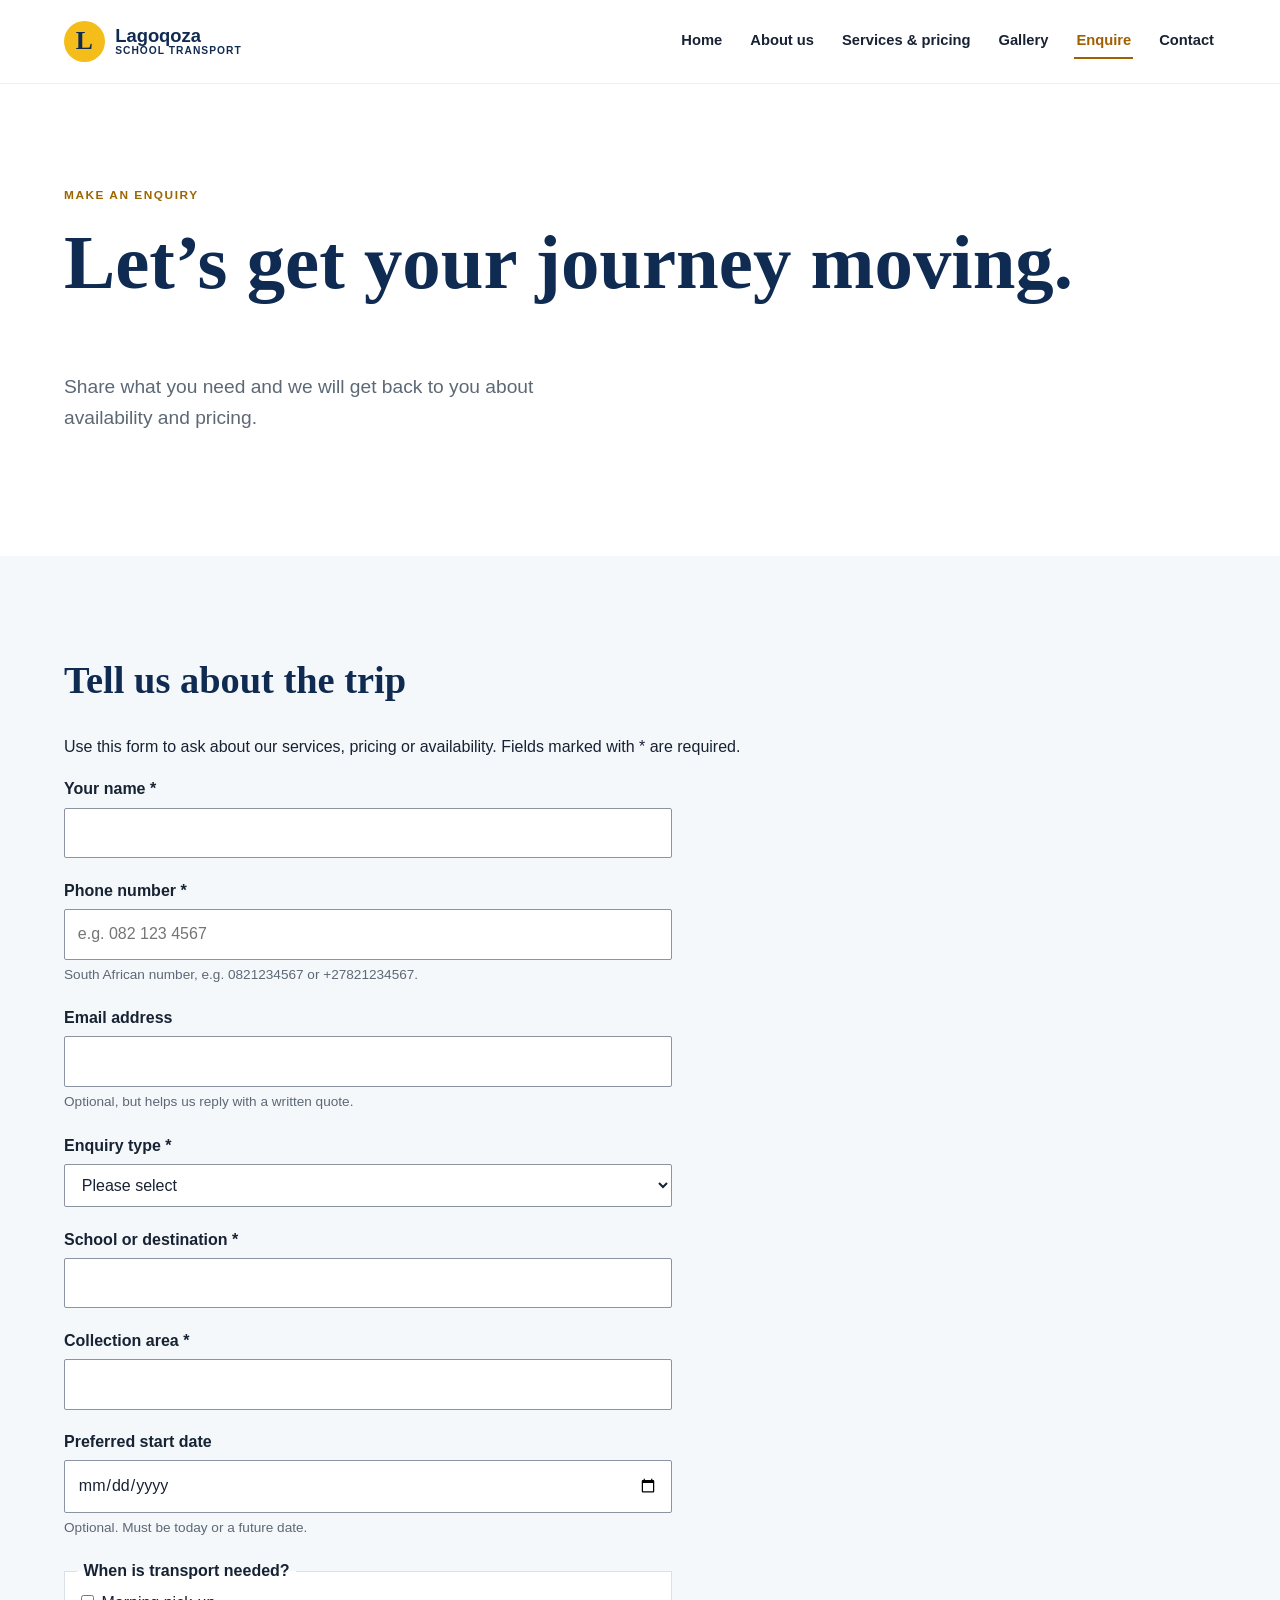
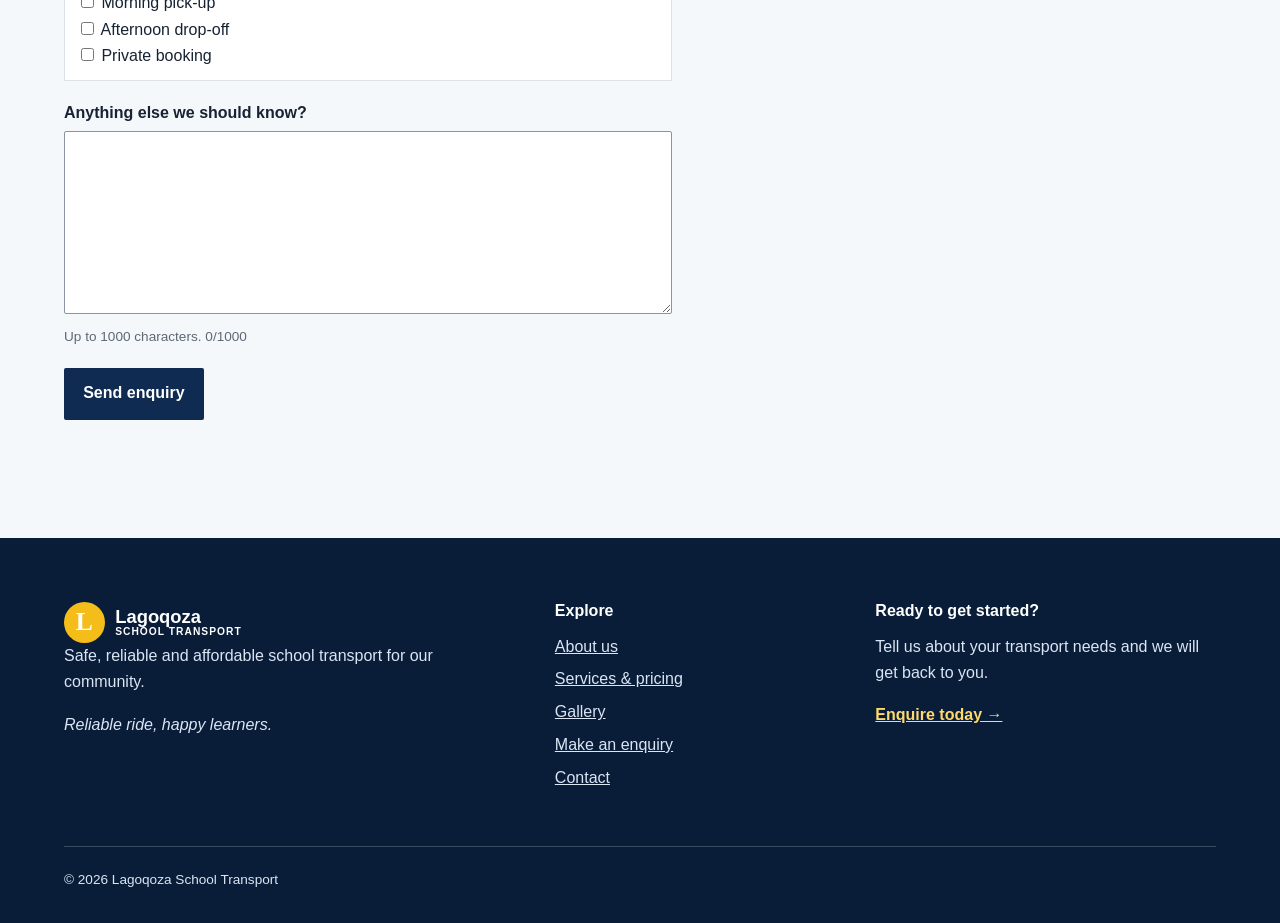
<file: enquiry.html>
<!doctype html>
<html lang="en-ZA">
<head>
  <meta charset="utf-8">
  <meta name="viewport" content="width=device-width, initial-scale=1">
  <meta http-equiv="Content-Security-Policy" content="default-src 'self'; script-src 'self' https://unpkg.com; style-src 'self' 'unsafe-inline' https://fonts.googleapis.com https://unpkg.com; font-src https://fonts.gstatic.com; img-src 'self' data: https://*.tile.openstreetmap.org https://unpkg.com; connect-src 'self' https://formspree.io; form-action 'self' https://formspree.io; base-uri 'self'; object-src 'none'">
  <meta name="referrer" content="strict-origin-when-cross-origin">
  <title>Enquire About School Transport | Lagoqoza School Transport</title>
  <meta name="description" content="Ask about school transport availability and pricing in Pretoria. Send a quick enquiry and Lagoqoza School Transport will respond about routes, availability and your quote.">
  <meta name="robots" content="index, follow">
  <link rel="canonical" href="https://YOUR-SITE-NAME.netlify.app/enquiry.html">
  <meta property="og:type" content="website">
  <meta property="og:site_name" content="Lagoqoza School Transport">
  <meta property="og:title" content="Enquire About School Transport | Lagoqoza School Transport">
  <meta property="og:description" content="Ask about school transport availability and pricing in Pretoria. Send a quick enquiry and Lagoqoza School Transport will respond about routes, availability and your quote.">
  <meta property="og:url" content="https://YOUR-SITE-NAME.netlify.app/enquiry.html">
  <meta property="og:image" content="https://YOUR-SITE-NAME.netlify.app/images/bus.svg">
  <meta name="twitter:card" content="summary_large_image">
  <meta name="theme-color" content="#102b52">
  <link rel="icon" href="images/bus.svg" type="image/svg+xml">
  <link rel="preconnect" href="https://fonts.googleapis.com">
  <link rel="preconnect" href="https://fonts.gstatic.com" crossorigin>
  <link rel="stylesheet" href="https://fonts.googleapis.com/css2?family=DM+Sans:wght@400;500;600;700&family=Playfair+Display:wght@600;700&display=swap">
  <link rel="stylesheet" href="newcss.css">
  <script src="newjavascript.js" defer></script>
</head>
<body>
  <a class="skip-link" href="#main">Skip to content</a>

  <header class="site-header">
    <a class="brand" href="index.html" aria-label="Lagoqoza School Transport home">
      <span class="brand-mark" aria-hidden="true">L</span>
      <span>
        Lagoqoza
        <small>School Transport</small>
      </span>
    </a>
    <button class="menu-toggle" aria-expanded="false" aria-controls="site-nav">Menu</button>

    <nav id="site-nav" aria-label="Main navigation">
      <a href="index.html">Home</a>
      <a href="about.html">About us</a>
      <a href="services.html">Services &amp; pricing</a>
      <a href="gallery.html">Gallery</a>
      <a class="active" aria-current="page" href="enquiry.html">Enquire</a>
      <a href="contact.html">Contact</a>
    </nav>
  </header>

  <main id="main">

    <section class="section reveal">
      <p class="eyebrow">Make an enquiry</p>
      <h1>Let’s get your journey moving.</h1>
      <p class="lead">Share what you need and we will get back to you about availability and pricing.</p>
    </section>

    <section class="section section-tint">
      <h2>Tell us about the trip</h2>
      <p>Use this form to ask about our services, pricing or availability. Fields marked with * are required.</p>

      <form id="enquiry-form" action="https://formspree.io/f/YOUR_FORM_ID" method="POST" novalidate>
        <div class="field">
          <label for="name">Your name *</label>
          <input type="text" id="name" name="name" autocomplete="name" minlength="2" maxlength="60" required aria-describedby="name-error">
          
          <span class="error" id="name-error" role="alert"></span>
        </div>
        <div class="field">
          <label for="phone">Phone number *</label>
          <input type="tel" id="phone" name="phone" autocomplete="tel" inputmode="tel" placeholder="e.g. 082 123 4567" required aria-describedby="phone-hint phone-error">
          <small class="hint" id="phone-hint">South African number, e.g. 0821234567 or +27821234567.</small>
          <span class="error" id="phone-error" role="alert"></span>
        </div>
        <div class="field">
          <label for="email">Email address</label>
          <input type="email" id="email" name="email" autocomplete="email" aria-describedby="email-error">
          <small class="hint" id="email-hint">Optional, but helps us reply with a written quote.</small>
          <span class="error" id="email-error" role="alert"></span>
        </div>
        <div class="field">
          <label for="type">Enquiry type *</label>
          <select id="type" name="type" required aria-describedby="type-error"><option value="">Please select</option><option value="daily">Daily school transport</option><option value="private">Private booking</option><option value="general">General question</option></select>
          
          <span class="error" id="type-error" role="alert"></span>
        </div>
        <div class="field">
          <label for="school">School or destination *</label>
          <input type="text" id="school" name="school" minlength="2" maxlength="80" required aria-describedby="school-error">
          
          <span class="error" id="school-error" role="alert"></span>
        </div>
        <div class="field">
          <label for="area">Collection area *</label>
          <input type="text" id="area" name="area" minlength="2" maxlength="80" required aria-describedby="area-error">
          
          <span class="error" id="area-error" role="alert"></span>
        </div>
        <div class="field">
          <label for="startdate">Preferred start date</label>
          <input type="date" id="startdate" name="startdate" aria-describedby="startdate-error">
          <small class="hint" id="startdate-hint">Optional. Must be today or a future date.</small>
          <span class="error" id="startdate-error" role="alert"></span>
        </div>
        <fieldset id="timing-fieldset">
          <legend>When is transport needed?</legend>
          <label><input type="checkbox" name="morning"> Morning pick-up</label><br>
          <label><input type="checkbox" name="afternoon"> Afternoon drop-off</label><br>
          <label><input type="checkbox" name="privateBooking"> Private booking</label>
          <span class="error" id="timing-error" role="alert"></span>
        </fieldset>
        <div class="field">
          <label for="message">Anything else we should know?</label>
          <textarea id="message" name="message" rows="6" maxlength="1000" aria-describedby="message-hint message-error"></textarea>
          <small class="hint" id="message-hint">Up to 1000 characters. <span id="message-count">0</span>/1000</small>
          <span class="error" id="message-error" role="alert"></span>
        </div>
        <button class="button button-primary" type="submit" id="enquiry-submit">Send enquiry</button>
        <p id="form-message" class="form-message" role="status" aria-live="polite" tabindex="-1"></p>
      </form>

      <div id="enquiry-response" class="response-card" hidden></div>
    </section>

  </main>

  <footer class="site-footer">
    <div>
      <a class="brand footer-brand" href="index.html">
        <span class="brand-mark" aria-hidden="true">L</span>
        <span>
          Lagoqoza
          <small>School Transport</small>
        </span>
      </a>
      <p>Safe, reliable and affordable school transport for our community.</p>
      <p><em>Reliable ride, happy learners.</em></p>
    </div>

    <div>
      <h2>Explore</h2>
      <a href="about.html">About us</a>
      <a href="services.html">Services &amp; pricing</a>
      <a href="gallery.html">Gallery</a>
      <a href="enquiry.html">Make an enquiry</a>
      <a href="contact.html">Contact</a>
    </div>

    <div>
      <h2>Ready to get started?</h2>
      <p>Tell us about your transport needs and we will get back to you.</p>
      <a class="footer-cta" href="enquiry.html">Enquire today →</a>
    </div>

    <p class="copyright">
      © <span data-year></span> Lagoqoza School Transport
    </p>
  </footer>
</body>
</html>
</file>
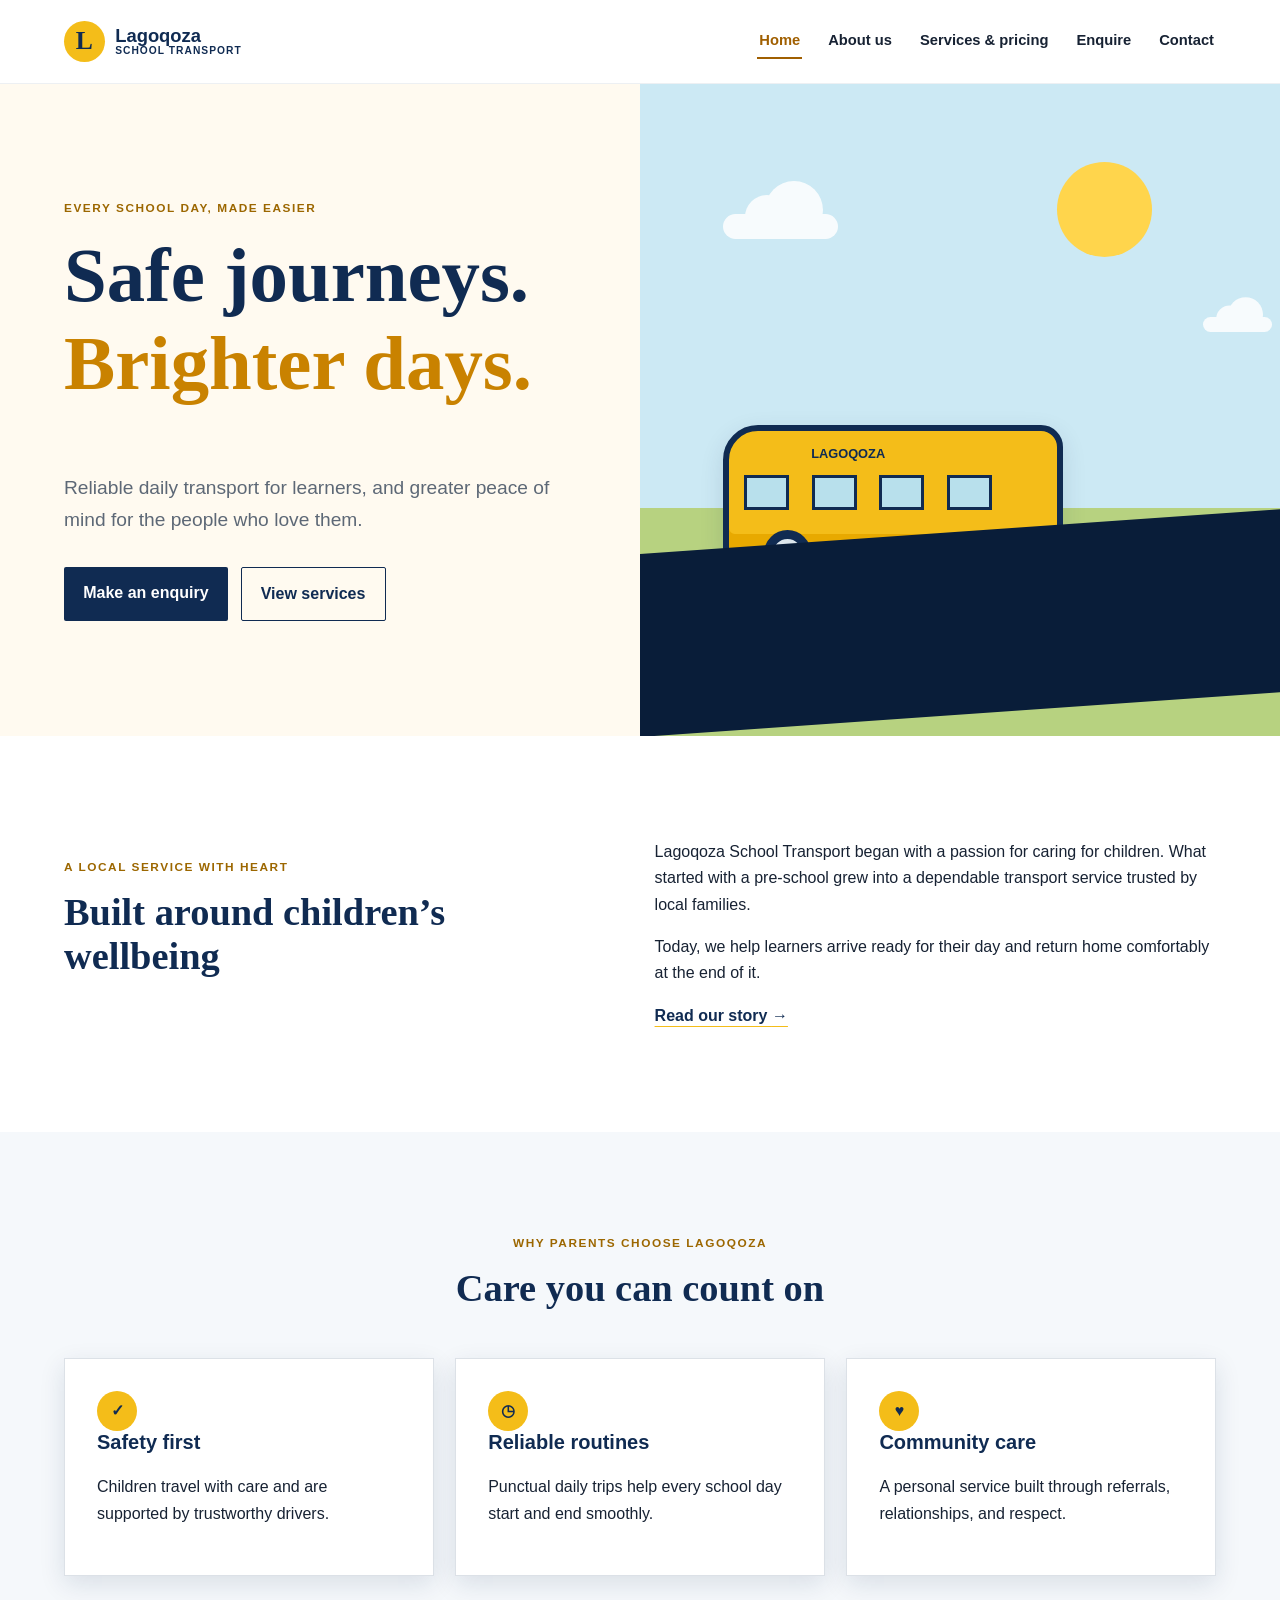
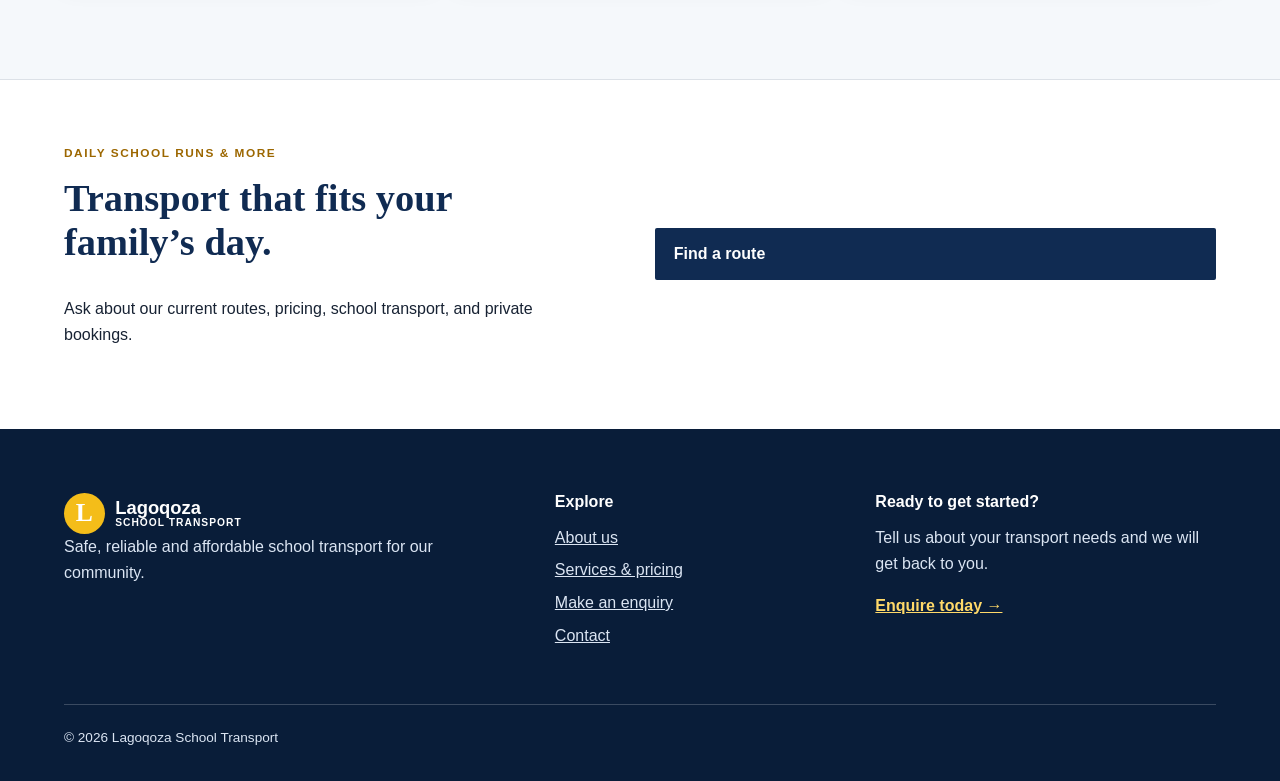
<file: LagoqozaTransportServices.html>
<!doctype html>
<html lang="en">
<head>
  <meta charset="utf-8">
    <meta name="robots" content="noindex, follow">
  <link rel="canonical" href="https://YOUR-SITE-NAME.netlify.app/">
  <meta name="viewport" content="width=device-width, initial-scale=1">
  <meta name="description" content="Safe, reliable school transport for local families.">
  <title>Lagoqoza School Transport | Safe school runs</title>
<link rel="stylesheet" href="newcss.css">
<script src="newjavascript.js" defer></script>
</head>

<body>
  <a class="skip-link" href="#main">Skip to content</a>

  <header class="site-header">
    <a class="brand" href="index.html" aria-label="Lagoqoza School Transport home">
      <span class="brand-mark" aria-hidden="true">L</span>
      <span>
        Lagoqoza
        <small>School Transport</small>
      </span>
    </a>

    <button class="menu-toggle" aria-expanded="false" aria-controls="site-nav">
      Menu
    </button>

    <nav id="site-nav" aria-label="Main navigation">
      <a class="active" href="index.html">Home</a>
      <a href="about.html">About us</a>
      <a href="services.html">Services &amp; pricing</a>
      <a href="enquiry.html">Enquire</a>
      <a href="contact.html">Contact</a>
    </nav>
  </header>

  <main id="main">
    <section class="hero">
      <div class="hero-copy">
        <p class="eyebrow">Every school day, made easier</p>

        <h1>
          Safe journeys.
          <span>Brighter days.</span>
        </h1>

        <p class="lead">
          Reliable daily transport for learners, and greater peace of mind
          for the people who love them.
        </p>

        <div class="button-row">
          <a class="button button-primary" href="enquiry.html">Make an enquiry</a>
          <a class="button button-quiet" href="services.html">View services</a>
        </div>
      </div>

      <div class="hero-art" role="img"
           aria-label="Illustration of a yellow school transport minibus">
        <div class="sun"></div>
        <div class="cloud cloud-one"></div>
        <div class="cloud cloud-two"></div>

        <div class="bus">
          <span class="bus-sign">LAGOQOZA</span>
          <i></i>
          <i></i>
          <i></i>
          <i></i>
          <b></b>
          <b></b>
        </div>

        <div class="road"></div>
      </div>
    </section>

    <section class="section intro-grid">
      <div>
        <p class="eyebrow">A local service with heart</p>
        <h2>Built around children’s wellbeing</h2>
      </div>

      <div>
        <p>
          Lagoqoza School Transport began with a passion for caring for
          children. What started with a pre-school grew into a dependable
          transport service trusted by local families.
        </p>

        <p>
          Today, we help learners arrive ready for their day and return home
          comfortably at the end of it.
        </p>

        <a class="text-link" href="about.html">
          Read our story <span aria-hidden="true">→</span>
        </a>
      </div>
    </section>

    <section class="section section-tint">
      <p class="eyebrow centered">Why parents choose Lagoqoza</p>
      <h2 class="centered">Care you can count on</h2>

      <div class="cards three-up">
        <article class="card">
          <div class="icon">✓</div>
          <h3>Safety first</h3>
          <p>Children travel with care and are supported by trustworthy drivers.</p>
        </article>

        <article class="card">
          <div class="icon">◷</div>
          <h3>Reliable routines</h3>
          <p>Punctual daily trips help every school day start and end smoothly.</p>
        </article>

        <article class="card">
          <div class="icon">♥</div>
          <h3>Community care</h3>
          <p>A personal service built through referrals, relationships, and respect.</p>
        </article>
      </div>
    </section>

    <section class="section route-banner">
      <div>
        <p class="eyebrow">Daily school runs &amp; more</p>
        <h2>Transport that fits your family’s day.</h2>
        <p>
          Ask about our current routes, pricing, school transport, and private bookings.
        </p>
      </div>

      <a class="button button-primary" href="enquiry.html">Find a route</a>
    </section>
  </main>

  <footer class="site-footer">
    <div>
      <a class="brand footer-brand" href="index.html">
        <span class="brand-mark">L</span>
        <span>
          Lagoqoza
          <small>School Transport</small>
        </span>
      </a>

      <p>Safe, reliable and affordable school transport for our community.</p>
    </div>

    <div>
      <h2>Explore</h2>
      <a href="about.html">About us</a>
      <a href="services.html">Services &amp; pricing</a>
      <a href="enquiry.html">Make an enquiry</a>
      <a href="contact.html">Contact</a>
    </div>

    <div>
      <h2>Ready to get started?</h2>
      <p>Tell us about your transport needs and we will get back to you.</p>
      <a class="footer-cta" href="enquiry.html">Enquire today →</a>
    </div>

    <p class="copyright">
      © <span data-year></span> Lagoqoza School Transport
    </p>
  </footer>
</body>
</html>
</file>
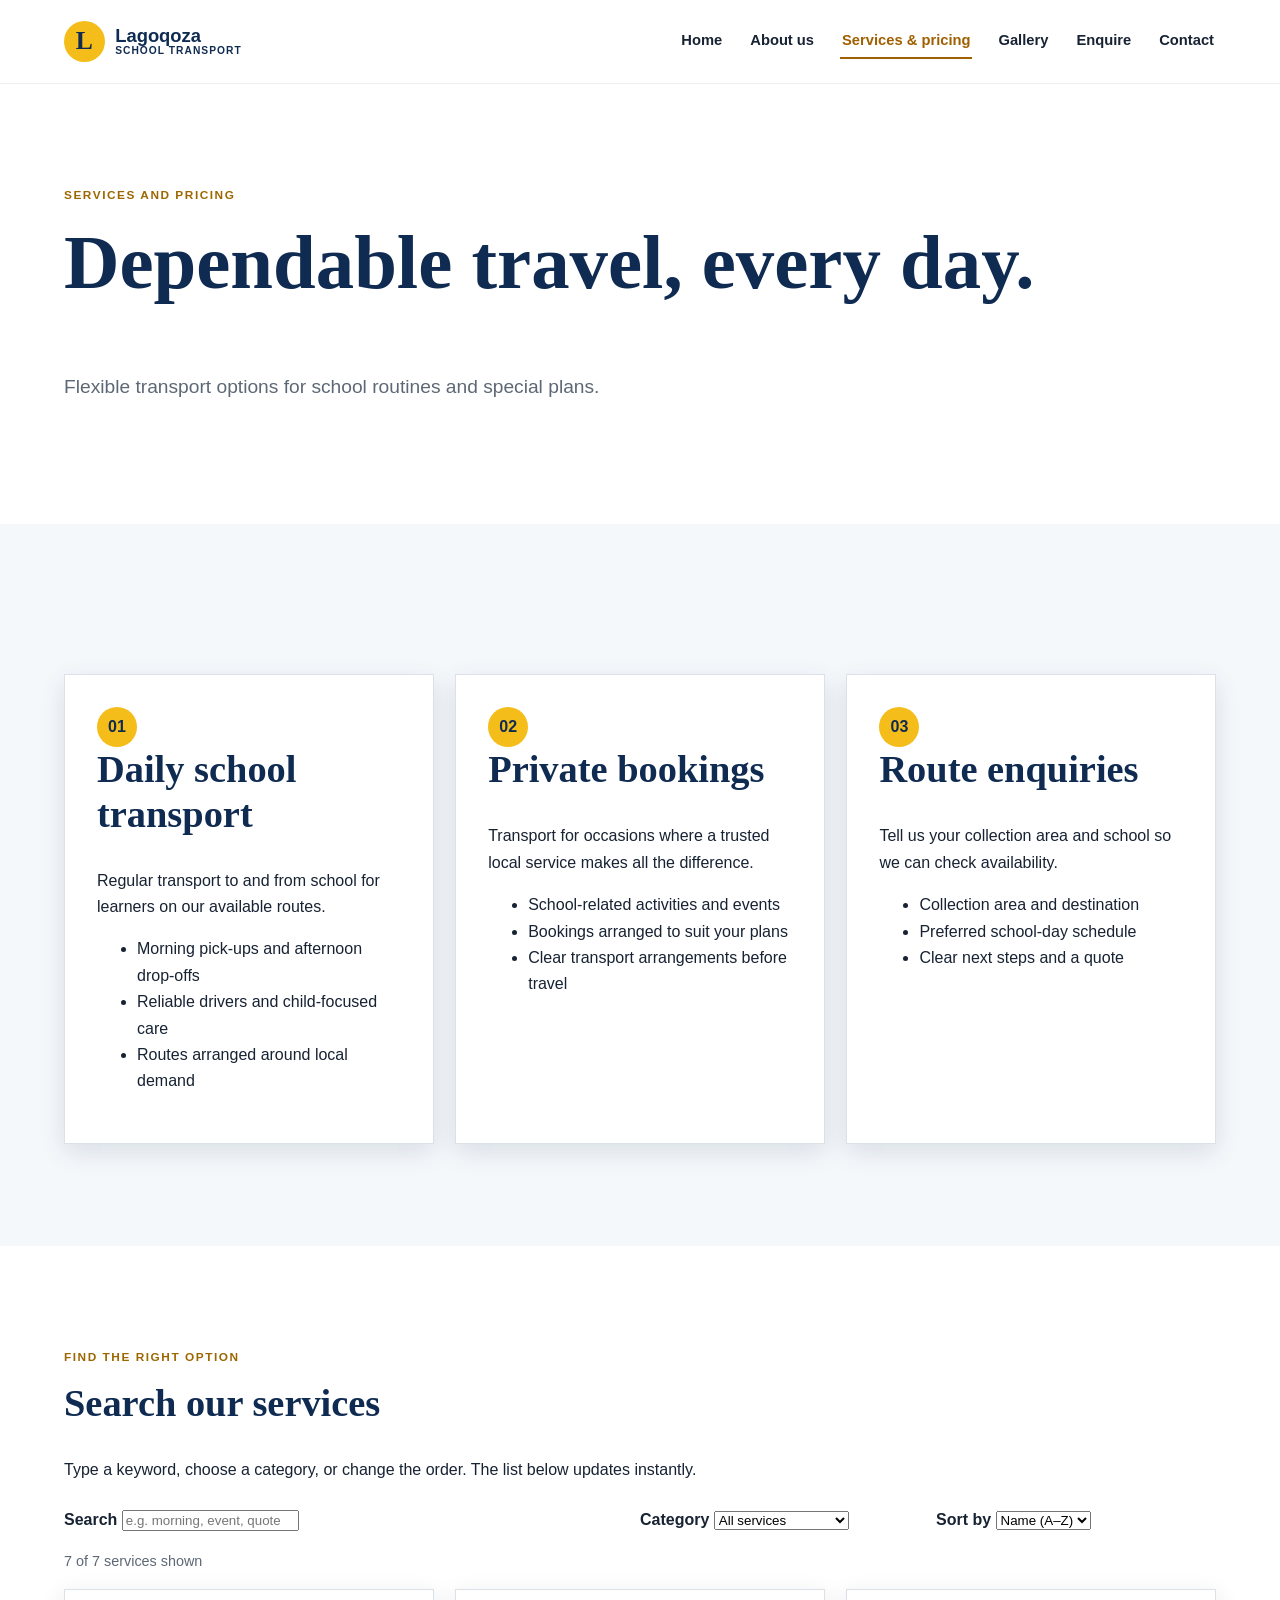
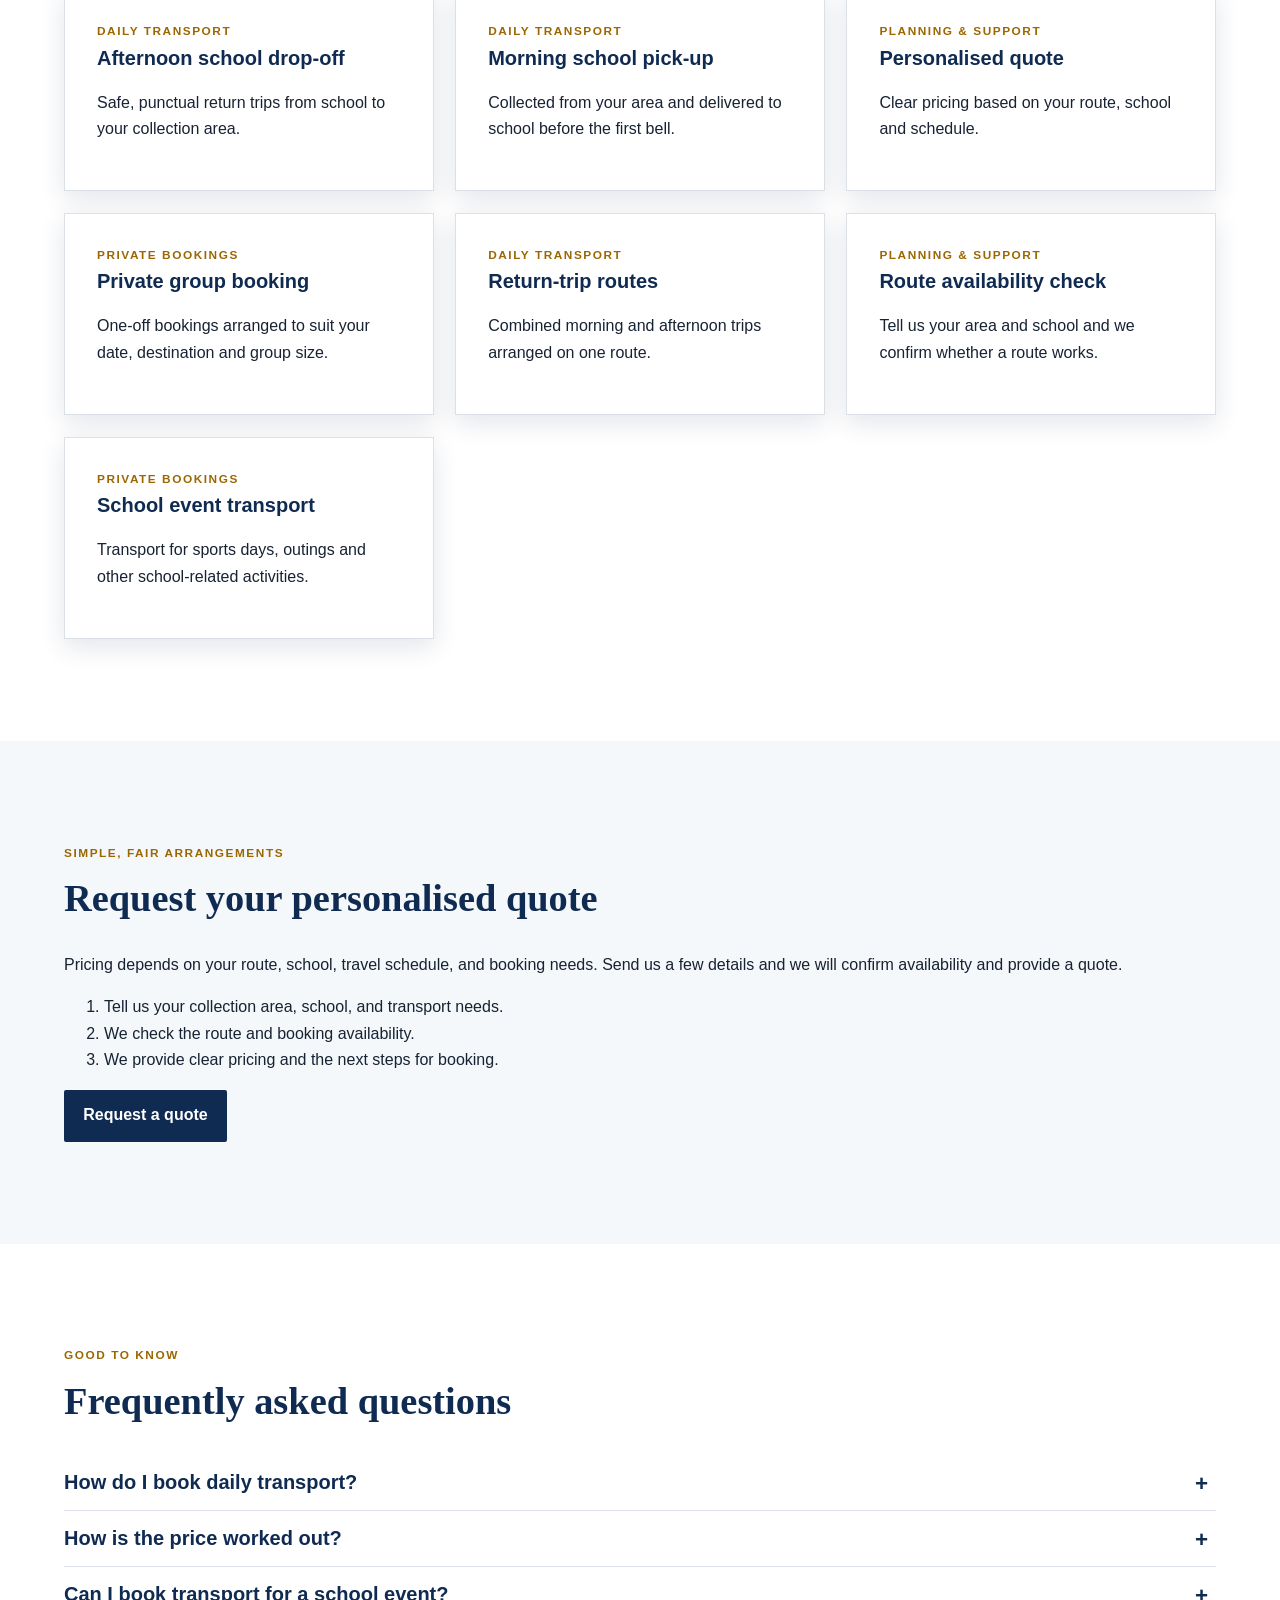
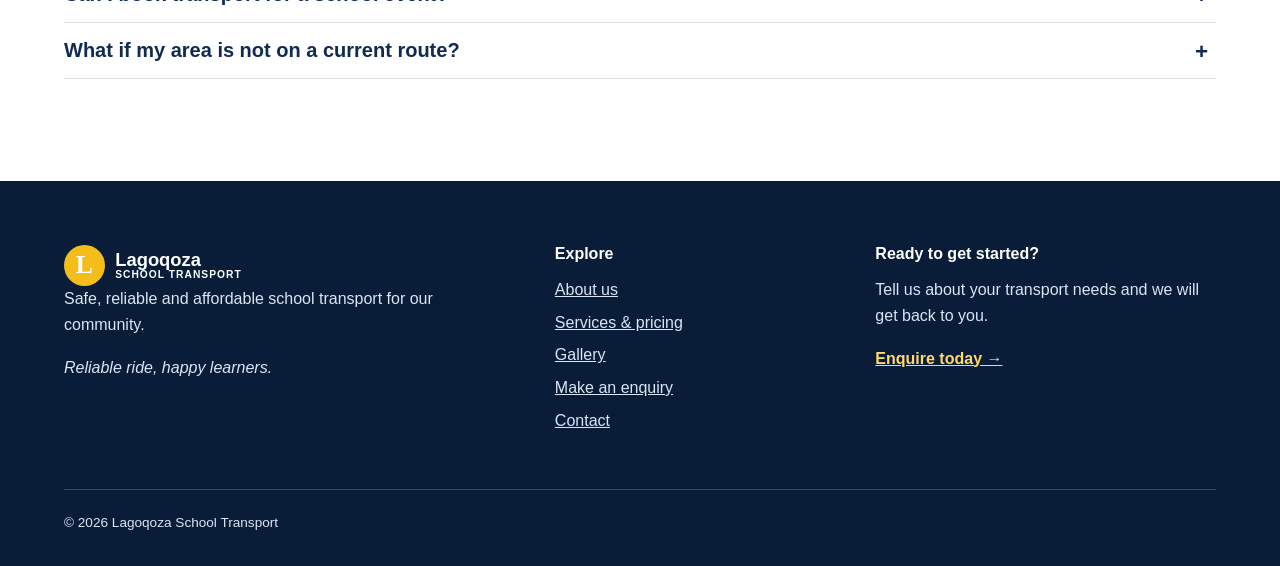
<file: services.html>
<!doctype html>
<html lang="en-ZA">
<head>
  <meta charset="utf-8">
  <meta name="viewport" content="width=device-width, initial-scale=1">
  <meta http-equiv="Content-Security-Policy" content="default-src 'self'; script-src 'self' https://unpkg.com; style-src 'self' 'unsafe-inline' https://fonts.googleapis.com https://unpkg.com; font-src https://fonts.gstatic.com; img-src 'self' data: https://*.tile.openstreetmap.org https://unpkg.com; connect-src 'self' https://formspree.io; form-action 'self' https://formspree.io; base-uri 'self'; object-src 'none'">
  <meta name="referrer" content="strict-origin-when-cross-origin">
  <title>School Transport Services & Pricing in Pretoria | Lagoqoza</title>
  <meta name="description" content="Daily school transport, private bookings and route enquiries in Pretoria. Search our services and request a personalised quote from Lagoqoza School Transport.">
  <meta name="robots" content="index, follow">
  <link rel="canonical" href="https://YOUR-SITE-NAME.netlify.app/services.html">
  <meta property="og:type" content="website">
  <meta property="og:site_name" content="Lagoqoza School Transport">
  <meta property="og:title" content="School Transport Services & Pricing in Pretoria | Lagoqoza">
  <meta property="og:description" content="Daily school transport, private bookings and route enquiries in Pretoria. Search our services and request a personalised quote from Lagoqoza School Transport.">
  <meta property="og:url" content="https://YOUR-SITE-NAME.netlify.app/services.html">
  <meta property="og:image" content="https://YOUR-SITE-NAME.netlify.app/images/bus.svg">
  <meta name="twitter:card" content="summary_large_image">
  <meta name="theme-color" content="#102b52">
  <link rel="icon" href="images/bus.svg" type="image/svg+xml">
  <link rel="preconnect" href="https://fonts.googleapis.com">
  <link rel="preconnect" href="https://fonts.gstatic.com" crossorigin>
  <link rel="stylesheet" href="https://fonts.googleapis.com/css2?family=DM+Sans:wght@400;500;600;700&family=Playfair+Display:wght@600;700&display=swap">
  <link rel="stylesheet" href="newcss.css">
  <script src="newjavascript.js" defer></script>
</head>
<body>
  <a class="skip-link" href="#main">Skip to content</a>

  <header class="site-header">
    <a class="brand" href="index.html" aria-label="Lagoqoza School Transport home">
      <span class="brand-mark" aria-hidden="true">L</span>
      <span>
        Lagoqoza
        <small>School Transport</small>
      </span>
    </a>
    <button class="menu-toggle" aria-expanded="false" aria-controls="site-nav">Menu</button>

    <nav id="site-nav" aria-label="Main navigation">
      <a href="index.html">Home</a>
      <a href="about.html">About us</a>
      <a class="active" aria-current="page" href="services.html">Services &amp; pricing</a>
      <a href="gallery.html">Gallery</a>
      <a href="enquiry.html">Enquire</a>
      <a href="contact.html">Contact</a>
    </nav>
  </header>

  <main id="main">

    <section class="section reveal">
      <p class="eyebrow">Services and pricing</p>
      <h1>Dependable travel, every day.</h1>
      <p class="lead">Flexible transport options for school routines and special plans.</p>
    </section>

    <section class="section section-tint reveal">
      <div class="cards three-up">
        <article class="card">
          <div class="icon" aria-hidden="true">01</div>
          <h2>Daily school transport</h2>
          <p>Regular transport to and from school for learners on our available routes.</p>
          <ul>
            <li>Morning pick-ups and afternoon drop-offs</li>
            <li>Reliable drivers and child-focused care</li>
            <li>Routes arranged around local demand</li>
          </ul>
        </article>
        <article class="card">
          <div class="icon" aria-hidden="true">02</div>
          <h2>Private bookings</h2>
          <p>Transport for occasions where a trusted local service makes all the difference.</p>
          <ul>
            <li>School-related activities and events</li>
            <li>Bookings arranged to suit your plans</li>
            <li>Clear transport arrangements before travel</li>
          </ul>
        </article>
        <article class="card">
          <div class="icon" aria-hidden="true">03</div>
          <h2>Route enquiries</h2>
          <p>Tell us your collection area and school so we can check availability.</p>
          <ul>
            <li>Collection area and destination</li>
            <li>Preferred school-day schedule</li>
            <li>Clear next steps and a quote</li>
          </ul>
        </article>
      </div>
    </section>

    <section class="section reveal" id="service-finder">
      <p class="eyebrow">Find the right option</p>
      <h2>Search our services</h2>
      <p>Type a keyword, choose a category, or change the order. The list below updates instantly.</p>

      <div class="finder-controls">
        <label>Search
          <input type="search" id="service-search" placeholder="e.g. morning, event, quote" autocomplete="off">
        </label>
        <label>Category
          <select id="service-filter">
            <option value="all">All services</option>
            <option value="daily">Daily transport</option>
            <option value="private">Private bookings</option>
            <option value="support">Planning &amp; support</option>
          </select>
        </label>
        <label>Sort by
          <select id="service-sort">
            <option value="name-asc">Name (A–Z)</option>
            <option value="name-desc">Name (Z–A)</option>
            <option value="category">Category</option>
          </select>
        </label>
      </div>

      <p id="service-count" class="muted" aria-live="polite"></p>
      <div id="service-list" class="cards service-results" aria-live="polite">
        <noscript><p>Please enable JavaScript to search our services, or <a href="enquiry.html">send us an enquiry</a>.</p></noscript>
      </div>
    </section>

    <section class="section section-tint reveal">
      <p class="eyebrow">Simple, fair arrangements</p>
      <h2>Request your personalised quote</h2>
      <p>Pricing depends on your route, school, travel schedule, and booking needs. Send us a few details and we will confirm availability and provide a quote.</p>
      <ol>
        <li>Tell us your collection area, school, and transport needs.</li>
        <li>We check the route and booking availability.</li>
        <li>We provide clear pricing and the next steps for booking.</li>
      </ol>
      <a class="button button-primary" href="enquiry.html">Request a quote</a>
    </section>

    <section class="section reveal" id="faq">
      <p class="eyebrow">Good to know</p>
      <h2>Frequently asked questions</h2>
      <div class="accordion">
        <h3><button class="accordion-trigger" aria-expanded="false" aria-controls="faq-1" id="faq-btn-1">How do I book daily transport?</button></h3>
        <div class="accordion-panel" id="faq-1" role="region" aria-labelledby="faq-btn-1" hidden>
          <p>Complete our <a href="enquiry.html">enquiry form</a> with your collection area, school and the times you need. We check the route and reply with availability and a quote.</p>
        </div>
        <h3><button class="accordion-trigger" aria-expanded="false" aria-controls="faq-2" id="faq-btn-2">How is the price worked out?</button></h3>
        <div class="accordion-panel" id="faq-2" role="region" aria-labelledby="faq-btn-2" hidden>
          <p>Pricing depends on the route, the school, how many trips you need each day and the booking length. That is why each family receives a personalised quote.</p>
        </div>
        <h3><button class="accordion-trigger" aria-expanded="false" aria-controls="faq-3" id="faq-btn-3">Can I book transport for a school event?</button></h3>
        <div class="accordion-panel" id="faq-3" role="region" aria-labelledby="faq-btn-3" hidden>
          <p>Yes. Choose “Private booking” on the enquiry form and tell us the date, destination and number of learners.</p>
        </div>
        <h3><button class="accordion-trigger" aria-expanded="false" aria-controls="faq-4" id="faq-btn-4">What if my area is not on a current route?</button></h3>
        <div class="accordion-panel" id="faq-4" role="region" aria-labelledby="faq-btn-4" hidden>
          <p>Routes are arranged around local demand. Send an enquiry anyway; we will tell you whether we can add your area.</p>
        </div>
      </div>
    </section>

  </main>

  <footer class="site-footer">
    <div>
      <a class="brand footer-brand" href="index.html">
        <span class="brand-mark" aria-hidden="true">L</span>
        <span>
          Lagoqoza
          <small>School Transport</small>
        </span>
      </a>
      <p>Safe, reliable and affordable school transport for our community.</p>
      <p><em>Reliable ride, happy learners.</em></p>
    </div>

    <div>
      <h2>Explore</h2>
      <a href="about.html">About us</a>
      <a href="services.html">Services &amp; pricing</a>
      <a href="gallery.html">Gallery</a>
      <a href="enquiry.html">Make an enquiry</a>
      <a href="contact.html">Contact</a>
    </div>

    <div>
      <h2>Ready to get started?</h2>
      <p>Tell us about your transport needs and we will get back to you.</p>
      <a class="footer-cta" href="enquiry.html">Enquire today →</a>
    </div>

    <p class="copyright">
      © <span data-year></span> Lagoqoza School Transport
    </p>
  </footer>
</body>
</html>
</file>
<file: newcss.css>
:root {
  --navy: #102b52;
  --navy-deep: #091d39;
  --yellow: #f4bd19;
  --cream: #fffaf0;
  --ink: #172233;
  --muted: #5d6876;
  --line: #dce1e7;
  --white: #ffffff;
  --shadow: 0 8px 24px rgba(16, 43, 82, 0.12);
}

* {
  box-sizing: border-box;
}

html {
  scroll-behavior: smooth;
}

body {
  margin: 0;
  color: var(--ink);
  font-family: "DM Sans", Arial, sans-serif;
  font-size: 16px;
  line-height: 1.65;
  background: var(--white);
}

h1, h2, h3, p {
  margin-top: 0;
}

h1, h2, h3 {
  color: var(--navy);
  line-height: 1.15;
}

h1, h2 {
  font-family: "Playfair Display", Georgia, serif;
}

h1 {
  font-size: clamp(2.6rem, 6vw, 5rem);
}

h2 {
  font-size: clamp(2rem, 3vw, 3.1rem);
}

h3 {
  font-size: 1.25rem;
}

a {
  color: inherit;
}

@media (prefers-reduced-motion: reduce) {
  html { scroll-behavior: auto; }
  * { transition: none !important; }
}

.skip-link {
  position: absolute;
  left: -999px;
}

.skip-link:focus {
  left: 1rem;
  top: 1rem;
  z-index: 10;
  background: white;
  padding: 0.5rem;
}

.site-header {
  min-height: 84px;
  display: flex;
  align-items: center;
  gap: 2rem;
  padding: 1rem 5%;
  background: white;
  border-bottom: 1px solid #edf0f3;
}

.brand {
  display: inline-flex;
  align-items: center;
  gap: 0.65rem;
  color: var(--navy);
  text-decoration: none;
  font-size: 1.15rem;
  font-weight: 700;
  line-height: 1.05;
}

.brand small {
  display: block;
  font-size: 0.64rem;
  letter-spacing: 0.1em;
  text-transform: uppercase;
}

.brand-mark {
  display: grid;
  place-items: center;
  width: 2.55rem;
  height: 2.55rem;
  border-radius: 50%;
  background: var(--yellow);
  font-family: Georgia, serif;
  font-size: 1.6rem;
}

.site-header nav {
  display: flex;
  gap: 1.5rem;
  margin-left: auto;
}

.site-header nav a {
  padding: 4px 2px;
  font-size: 0.92rem;
  font-weight: 600;
  text-decoration: none;
  border-bottom: 2px solid transparent;
  transition: color 0.15s ease, border-color 0.15s ease;
}

.site-header nav a:hover,
.site-header nav .active {
  color: #a05f00;
  border-bottom-color: #a05f00;
}

.site-header nav a:focus-visible,
.brand:focus-visible,
.button:focus-visible,
.text-link:focus-visible,
.menu-toggle:focus-visible {
  outline: 3px solid var(--yellow);
  outline-offset: 2px;
}

.site-header nav a:active {
  color: #7a4900;
}

.menu-toggle {
  display: none;
  margin-left: auto;
  padding: 0.45rem 0.7rem;
  border: 1px solid var(--navy);
  background: white;
  color: var(--navy);
  font: inherit;
}

.menu-toggle:active {
  background: var(--cream);
}

.hero {
  min-height: 600px;
  display: grid;
  grid-template-columns: 1fr 1fr;
  overflow: hidden;
  background: var(--cream);
}

.hero-copy {
  max-width: 760px;
  margin-left: auto;
  padding: clamp(4rem, 9vw, 9rem) 10%;
}

.eyebrow {
  margin-bottom: 0.8rem;
  color: #9c6700;
  font-size: 0.74rem;
  font-weight: 700;
  letter-spacing: 0.13em;
  text-transform: uppercase;
}

.hero h1 span {
  display: block;
  color: #c98200;
}

.lead {
  max-width: 34rem;
  color: var(--muted);
  font-size: 1.2rem;
}

.button-row {
  display: flex;
  flex-wrap: wrap;
  gap: 0.8rem;
  margin-top: 2rem;
}

.button {
  display: inline-block;
  padding: 0.8rem 1.2rem;
  border-radius: 2px;
  font-weight: 700;
  text-decoration: none;
  transition: transform 0.15s ease, box-shadow 0.15s ease, background 0.15s ease;
}

.button-primary {
  background: var(--navy);
  color: white;
}

.button-primary:hover {
  background: #183e72;
  box-shadow: var(--shadow);
}

.button-primary:active {
  background: var(--navy-deep);
  transform: translateY(1px);
  box-shadow: none;
}

.button-quiet {
  border: 1px solid var(--navy);
  color: var(--navy);
}

.button-quiet:hover {
  background: var(--cream);
}

.button-quiet:active {
  background: var(--line);
}

.hero-art {
  position: relative;
  min-height: 430px;
  overflow: hidden;
  background: linear-gradient(#cce9f4 0 65%, #b7d280 65%);
}

.sun {
  position: absolute;
  top: 12%;
  right: 20%;
  width: 95px;
  height: 95px;
  border-radius: 50%;
  background: #ffd54c;
}

.cloud {
  position: absolute;
  width: 115px;
  height: 25px;
  border-radius: 30px;
  background: white;
  opacity: 0.85;
}

.cloud::before,
.cloud::after {
  content: "";
  position: absolute;
  border-radius: 50%;
  background: white;
}

.cloud::before {
  bottom: 0;
  left: 22px;
  width: 44px;
  height: 44px;
}

.cloud::after {
  right: 15px;
  bottom: 0;
  width: 58px;
  height: 58px;
}

.cloud-one {
  top: 20%;
  left: 13%;
}

.cloud-two {
  top: 35%;
  right: -15px;
  transform: scale(0.6);
}

.bus {
  position: absolute;
  bottom: 27%;
  left: 13%;
  width: 340px;
  height: 135px;
  border: 6px solid var(--navy);
  border-radius: 35px 22px 12px 12px;
  background: var(--yellow);
  box-shadow: inset 0 -20px #e8a900, var(--shadow);
}

.bus-sign {
  position: absolute;
  top: 12px;
  left: 82px;
  color: var(--navy);
  font-size: 0.8rem;
  font-weight: 700;
}

.bus i {
  display: inline-block;
  position: relative;
  width: 45px;
  height: 35px;
  margin: 44px 3px 0 15px;
  border: 3px solid var(--navy);
  background: #b8e0ec;
}

.bus b {
  position: absolute;
  bottom: -23px;
  width: 47px;
  height: 47px;
  border: 9px solid var(--navy);
  border-radius: 50%;
  background: #dce6ec;
}

.bus b:first-of-type {
  left: 35px;
}

.bus b:last-of-type {
  right: 35px;
}

.road {
  position: absolute;
  bottom: 0;
  width: 100%;
  height: 28%;
  background: var(--navy-deep);
  transform: skewY(-4deg);
  transform-origin: left;
}


.section {
  max-width: 1400px;
  margin: auto;
  padding: clamp(4rem, 8vw, 7rem) 5%;
}

.intro-grid,
.route-banner {
  display: grid;
  grid-template-columns: 1fr 1.15fr;
  align-items: center;
  gap: clamp(2.5rem, 8vw, 8rem);
}

.section-tint {
  max-width: none;
  background: #f5f8fb;
}

.centered {
  text-align: center;
}

.cards {
  display: grid;
  gap: 1.35rem;
  margin-top: 3rem;
}

.three-up {
  grid-template-columns: repeat(3, 1fr);
  max-width: 1200px;
  margin-right: auto;
  margin-left: auto;
}

.card {
  padding: 2rem;
  border: 1px solid var(--line);
  background: white;
  box-shadow: var(--shadow);
  transition: transform 0.15s ease;
}

.card:hover {
  transform: translateY(-4px);
}

.icon {
  display: grid;
  place-items: center;
  width: 2.5rem;
  height: 2.5rem;
  border-radius: 50%;
  background: var(--yellow);
  color: var(--navy);
  font-weight: 700;
}

.route-banner {
  padding-top: 4rem;
  padding-bottom: 4rem;
  border-top: 1px solid var(--line);
}

.text-link {
  color: var(--navy);
  font-weight: 700;
  text-decoration-color: var(--yellow);
  text-underline-offset: 5px;
}

.site-footer {
  display: grid;
  grid-template-columns: 1.3fr 0.8fr 1fr;
  grid-template-areas:
    "brand explore cta"
    "copyright copyright copyright";
  gap: 3rem;
  padding: 4rem 5% 2rem;
  background: var(--navy-deep);
  color: #dbe5f3;
}

.site-footer > div:nth-of-type(1) { grid-area: brand; }
.site-footer > div:nth-of-type(2) { grid-area: explore; }
.site-footer > div:nth-of-type(3) { grid-area: cta; }

.site-footer h2 {
  color: white;
  font-family: "DM Sans", Arial, sans-serif;
  font-size: 1rem;
}

.site-footer a:not(.brand) {
  display: block;
  margin: 0.4rem 0;
  color: #dbe5f3;
}

.footer-brand {
  color: white;
}

.footer-cta {
  color: #ffd969 !important;
  font-weight: 700;
}

.copyright {
  grid-area: copyright;
  margin: 0;
  padding-top: 1.4rem;
  border-top: 1px solid rgba(255, 255, 255, 0.2);
  font-size: 0.85rem;
}


@media (max-width: 1024px) {
  .three-up {
    grid-template-columns: repeat(2, 1fr);
  }

  .hero {
    grid-template-columns: 1fr;
  }

  .hero-copy {
    margin-left: 0;
    max-width: none;
  }

  .hero-art {
    min-height: 360px;
  }
}


@media (max-width: 760px) {
  .site-header {
    flex-wrap: wrap;
  }
  .menu-toggle {
    display: block;
  }
  .site-header nav {
    display: none;
    flex-direction: column;
    width: 100%;
    gap: 0.7rem;
    margin: 0;
  }
  .site-header nav.open {
    display: flex;
  }
  .hero,
  .intro-grid,
  .route-banner,
  .three-up,
  .site-footer {
    grid-template-columns: 1fr;
  }
  .site-footer {
    grid-template-areas:
      "brand"
      "explore"
      "cta"
      "copyright";
  }
  .hero-copy {
    padding-bottom: 3rem;
  }
  .hero-art {
    min-height: 330px;
  }
  .bus {
    left: 8%;
    transform: scale(0.72);
    transform-origin: left bottom;
  }
  .site-footer {
    gap: 1.5rem;
  }
}
.muted { color: var(--muted); font-size: 0.9rem; }
.no-scroll { overflow: hidden; }

.js-reveal .reveal { opacity: 0; transform: translateY(24px); transition: opacity 0.6s ease, transform 0.6s ease; }
.js-reveal .reveal.visible { opacity: 1; transform: none; }

@keyframes drive-in { from { translate: -60px 0; opacity: 0; } to { translate: 0 0; opacity: 1; } }
.bus { animation: drive-in 1s ease-out both; }
@keyframes drift { from { transform: translateX(0); } to { transform: translateX(30px); } }
.cloud-one { animation: drift 8s ease-in-out infinite alternate; }
@media (prefers-reduced-motion: reduce) { .bus, .cloud-one { animation: none; } }

.accordion h3 { margin: 0; }
.accordion-trigger {
  width: 100%; text-align: left; padding: 1rem 2.5rem 1rem 0; border: 0; border-bottom: 1px solid var(--line);
  background: none; font: inherit; font-weight: 700; color: var(--navy); cursor: pointer; position: relative;
}
.accordion-trigger::after { content: "+"; position: absolute; right: 0.5rem; font-size: 1.4rem; transition: transform 0.2s ease; }
.accordion-trigger[aria-expanded="true"]::after { content: "–"; }
.accordion-trigger:hover { color: #a05f00; }
.accordion-trigger:focus-visible { outline: 3px solid var(--yellow); outline-offset: 2px; }
.accordion-panel { padding: 0.5rem 0 1rem; }

.finder-controls { display: grid; grid-template-columns: 2fr 1fr 1fr; gap: 1rem; margin: 1.5rem 0 1rem; }
.finder-controls label, .field label { font-weight: 600; display: block; }
.service-results { grid-template-columns: repeat(3, 1fr); margin-top: 1rem; }
.service-results .eyebrow { margin-bottom: 0.3rem; }

form input[type="text"], form input[type="tel"], form input[type="email"], form input[type="date"],
form input[type="search"], form select, form textarea {
  width: 100%; max-width: 38rem; padding: 0.7rem 0.8rem; margin-top: 0.3rem; font: inherit;
  border: 1px solid #8a94a3; border-radius: 2px; background: white; color: var(--ink);
}
.finder-controls input, .finder-controls select { max-width: none; }
form input:focus-visible, form select:focus-visible, form textarea:focus-visible { outline: 3px solid var(--yellow); outline-offset: 1px; border-color: var(--navy); }
.field { margin-bottom: 1.2rem; }
.hint { display: block; color: var(--muted); font-size: 0.85rem; margin-top: 0.25rem; }
.error { display: block; color: #b00020; font-size: 0.88rem; font-weight: 600; min-height: 0; }
.error:not(:empty) { margin-top: 0.3rem; }
input.invalid, select.invalid, textarea.invalid { border-color: #b00020 !important; background: #fff6f7; }
fieldset { max-width: 38rem; margin: 0 0 1.2rem; border: 1px solid var(--line); background: white; }
legend { font-weight: 600; padding: 0 0.4rem; }
.button:disabled, button:disabled { opacity: 0.6; cursor: wait; }
button.button { border: 0; font: inherit; font-weight: 700; cursor: pointer; }
.form-message { margin-top: 1rem; font-weight: 600; }
.form-message.is-error { color: #b00020; }
.form-message.is-success { color: #1b6b3a; }
.response-card { max-width: 38rem; margin-top: 2rem; padding: 1.5rem; border-left: 6px solid var(--yellow); background: white; box-shadow: var(--shadow); }
.response-card pre { white-space: pre-wrap; font: inherit; margin: 0; }
.response-card dt { font-weight: 700; margin-top: 0.6rem; }
.response-card dd { margin: 0; }

.gallery-grid { display: grid; grid-template-columns: repeat(auto-fill, minmax(240px, 1fr)); gap: 1.2rem; margin-top: 2rem; }
.gallery-grid-small { max-width: 1100px; margin-left: auto; margin-right: auto; }
.gallery-grid img { width: 100%; height: auto; display: block; border: 1px solid var(--line); }
.gallery-item { padding: 0; border: 0; background: none; cursor: zoom-in; text-align: left; font: inherit; }
.gallery-item span { display: block; padding-top: 0.4rem; font-weight: 600; color: var(--navy); }
.gallery-item:hover img { box-shadow: var(--shadow); transform: scale(1.02); }
.gallery-item img { transition: transform 0.25s ease, box-shadow 0.25s ease; }
.gallery-item:focus-visible { outline: 3px solid var(--yellow); outline-offset: 3px; }
.gallery-teaser { max-width: 1400px; }
.about-figure { margin: 0 0 2rem; max-width: 520px; }
.about-figure img { width: 100%; height: auto; }

.lightbox { position: fixed; inset: 0; z-index: 100; display: flex; align-items: center; justify-content: center; gap: 1rem; padding: 1rem; background: rgba(9, 29, 57, 0.92); animation: fade-in 0.2s ease; }
.lightbox[hidden] { display: none; }
.lightbox figure { margin: 0; max-width: min(900px, 80vw); }
.lightbox img { max-width: 100%; max-height: 75vh; background: white; }
.lightbox figcaption { color: white; text-align: center; padding-top: 0.6rem; }
.lightbox button { background: var(--yellow); color: var(--navy); border: 0; font-size: 2rem; line-height: 1; width: 3rem; height: 3rem; border-radius: 50%; cursor: pointer; }
.lightbox button:focus-visible { outline: 3px solid white; outline-offset: 2px; }
.lightbox-close { position: absolute; top: 1rem; right: 1rem; }
@keyframes fade-in { from { opacity: 0; } to { opacity: 1; } }

.map { height: 380px; max-width: 900px; margin: 1.5rem 0 0.5rem; border: 1px solid var(--line); background: #eef2f6; }

@media (max-width: 1024px) { .service-results { grid-template-columns: repeat(2, 1fr); } }
@media (max-width: 760px) {
  .finder-controls, .service-results { grid-template-columns: 1fr; }
  .lightbox { flex-direction: column; }
  .lightbox figure { max-width: 100%; }
  .map { height: 300px; }
}
</file>
